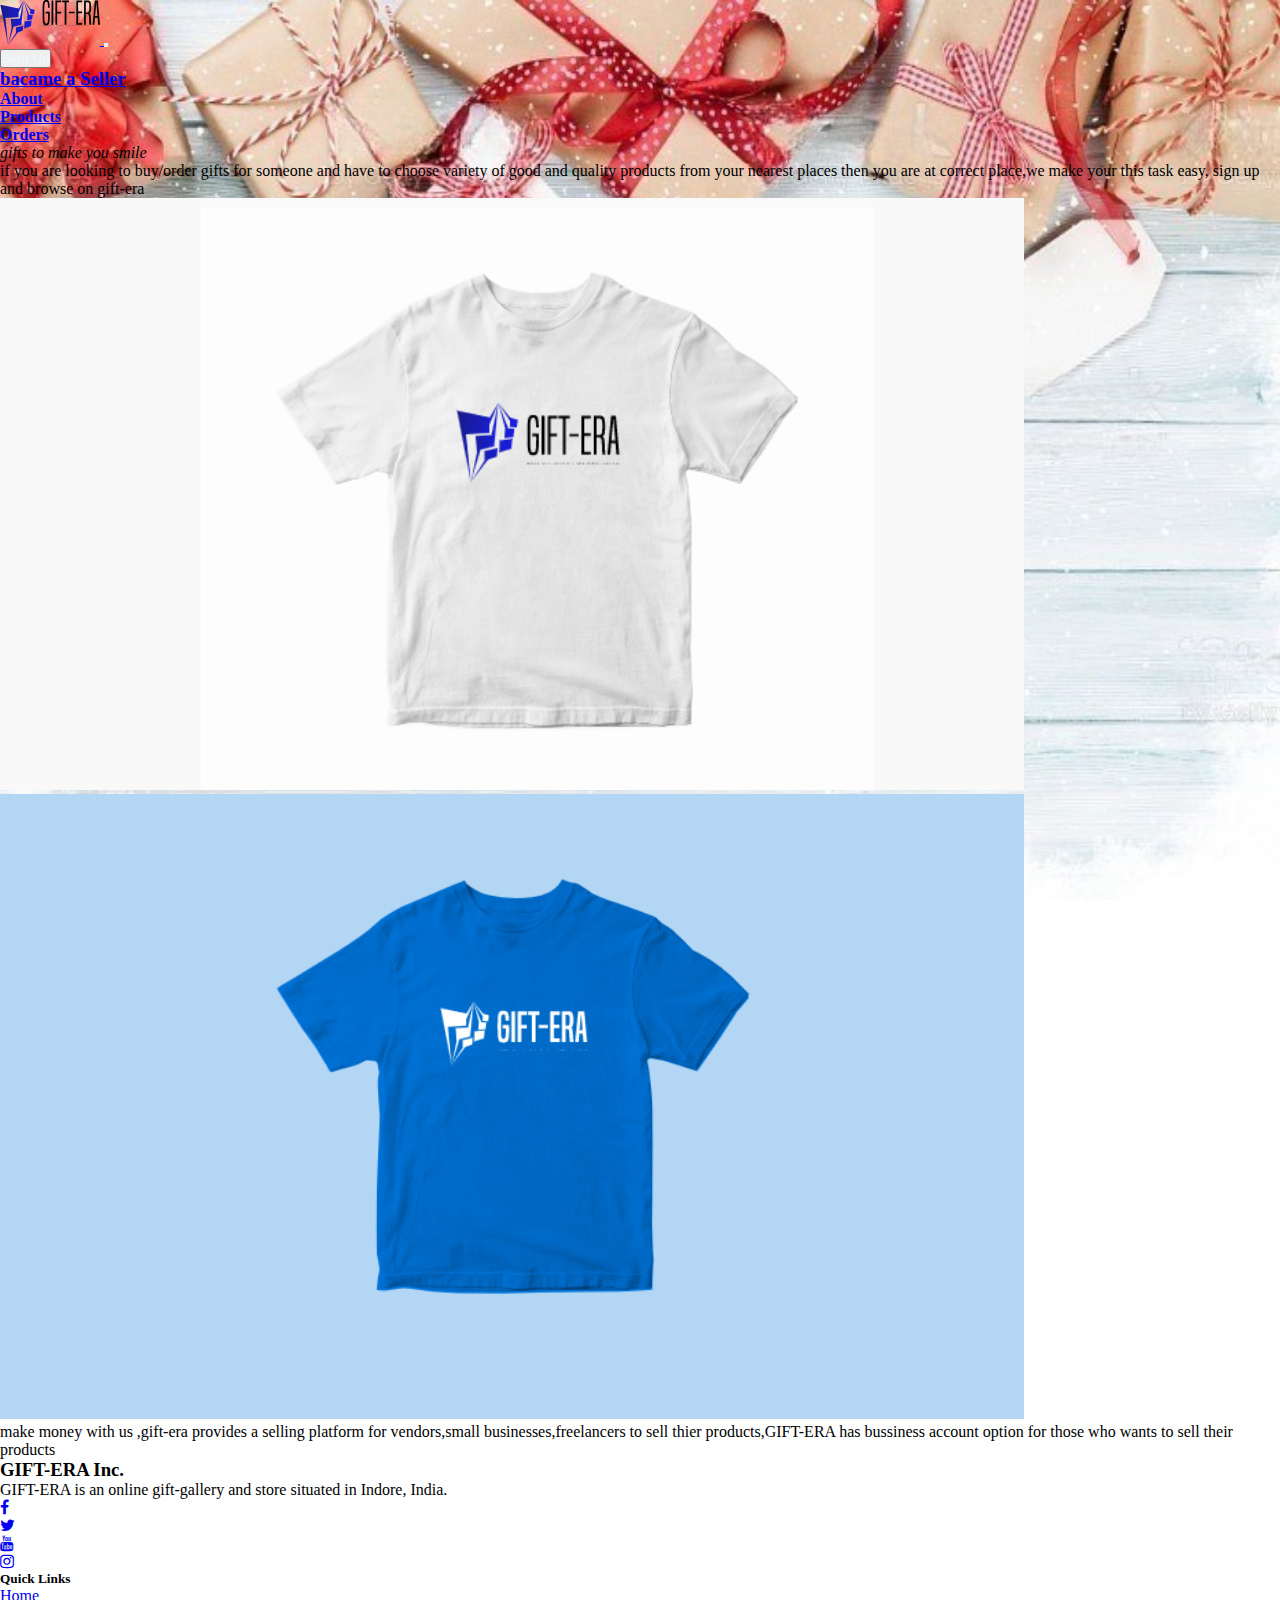
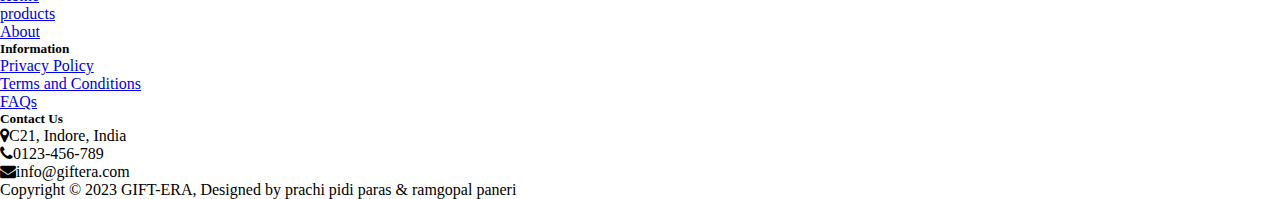
<file: index.html>
<!DOCTYPE html>
<html lang="en">
<head>
<!-- Primary Meta Tags -->
<title>GIFT-ERA:A Trusted Source For Unique Gifts </title>
<meta name="title" content="GIFT-ERA:A Trusted Source For Unique Gifts">
<meta name="description" content="It is a e-commerce platform for gifts shopping for Specific categories and for uniqueness in gifts for everyone">
<!-- Open Graph / Facebook -->
<meta property="og:type" content="website">
<meta property="og:url" content="">
<meta property="og:title" content="GIFT-ERA:A Trusted Source For Unique Gifts ">
<meta property="og:description" content="It is a e-commerce platform for gifts shopping for Specific categories and for uniqueness in gifts for everyone">
<meta property="og:image" content="vector-1/Screenshot (14).png">
<!-- Twitter -->
<meta property="twitter:card" content="summary_large_image">
<meta property="twitter:url" content="">
<meta property="twitter:title" content="GIFT-ERA:A Trusted Source For Unique Gifts">
<meta property="twitter:description" content="It is a e-commerce platform for gifts shopping for Specific categories and for uniqueness in gifts for everyone">
<meta property="twitter:image" content="vector-1/Screenshot (14).png">
<meta charset="UTF-8"/>
<meta name="viewport" content="width=device-width, initial-scale=1"/>
<meta name="keywords" content="online shopping website for gifts ,Online Shopping Website For Gifts,website for gifts,gifts for everyone,e-cart for gifts,variety and variation in gifts/Gifts"/><!--meta keyword tag describes keyword for search engines-->
<meta name="google" content="translate">
<meta name="subject" content="website & platform for buying and ordering gifts from world">
<!-- description of author -->
<meta name="author" content="Ramgopal Paneri,Prachi Pidi Paras">
<meta name="robots" content="index,follow"><!-- All Search Engines -->
<meta name="googlebot" content="index,follow"><!-- Google Specific -->
<!-- randoms links will take user to navbar of website -->
<base href="" target="_blank">
<link rel="icon" type="image/x-icon" href="vector-1/Screenshot (14).png">
<link rel="stylesheet" href="index-login.css">
<link href="https://cdn.jsdelivr.net/npm/bootstrap@5.3.0-alpha3/dist/css/bootstrap.min.css" rel="stylesheet" integrity="sha384-KK94CHFLLe+nY2dmCWGMq91rCGa5gtU4mk92HdvYe+M/SXH301p5ILy+dN9+nJOZ" crossorigin="anonymous">
<script src="https://cdn.jsdelivr.net/npm/bootstrap@5.3.0-alpha3/dist/js/bootstrap.bundle.min.js" integrity="sha384-ENjdO4Dr2bkBIFxQpeoTz1HIcje39Wm4jDKdf19U8gI4ddQ3GYNS7NTKfAdVQSZe" crossorigin="anonymous"></script>
<link rel="preconnect" href="https://fonts.googleapis.com">
<link rel="preconnect" href="https://fonts.gstatic.com" crossorigin>
<link rel="stylesheet" href="https://cdnjs.cloudflare.com/ajax/libs/font-awesome/4.7.0/css/font-awesome.min.css">
</head>
<body>
  <nav class="navbar sticky-top  navbar-expand-md bg-body-tertiary .bg-light.bg-gradient">
    <!-- navbar-expand -->
    <div class="container-fluid d-flex  justify-content-evenly align-items-baseline flex-fill">
      <a class="navbar-brand" href="#" >
        <img src="vector-1/default-monochrome.svg" alt="GIFT-ERA icon" width="100px">
      </a>
        <button class="navbar-toggler " type="button" data-bs-toggle="collapse" data-bs-target="#navbarSupportedContent" aria-controls="navbarSupportedContent" aria-expanded="false" aria-label="Toggle navigation">
        <span class="navbar-toggler-icon"></span>
      </button>
      <div class="collapse navbar-collapse " id="navbarSupportedContent">
        <ul class="navbar-nav me-auto mb-2 mb-lg-0 flex-fill">
          <li class="nav-item flex-fill">
            <button type="button" class="btn btn-primary btn-lg"><a href="Sign-up.html" target="_parent" style="color:aliceblue;text-decoration: none;"> Sign Up </a></button>
          </li>
          <li class="nav-item flex-fill">
          <h3><a class="nav-link " href="#sell" target="_self"><p class="h5">bacame a <span class="h4 border-bottom  border-primary">Seller</span></p></a>
          </h3> </li>
          <li class="nav-item flex-fill">
          <h4>   <a class="nav-link" href="#about" target="_self">About</a>
          </h4></li>
          <li class="nav-item dropdown flex-fill" data-bs-toggle="tooltip" data-bs-placement="left" title="Sign-up to view products">
           <h4> <a class="nav-link " href="#" target="_self" role="button"  aria-expanded="false">
              Products
            </a>
          </h4></li>
          <li class="nav-item flex-fill" data-bs-toggle="tooltip" data-bs-placement="left" title="Sign-up to order products">
           <h4> <a class="nav-link disabled" href="#" data-bs-toggle="tooltip" data-bs-placement="top" title="Tooltip for Orders">Orders</a>
           </h4></li>
        </ul>
      </div>
    </div>
  </nav>
  <div class=" container-fluid bg-secondary.bg-gradient border  border-secondary-subtle border-3">
  <div class="vr d-flex" ></div>
<div class="grid column-gap-3">
  <div class="g-col-6  ">
    </div>
    <div class="g-col-6 d-flex justify-content-center">
      <p class="h1  fs-1 display-1 fw-medium   border border-5 border-info rounded-4 d-inline-flex font-monospace text-center text-capitalize align-self-center  text-wrap">
        <i class="text-center bg-white" id="about" >gifts to make you smile</i>
      </p>
    </div>
      <div class="vr"></div>
  <div class="vr"></div>
  <div class="grid">
  <div class="row">
    </div>
</div>
<div class="row" >
  <p class="h5 fs-4 fw-medium font-monospace text-center  text-capitalize  text-wrap bg-light">
    if you are looking to buy/order gifts for someone and have to choose variety of good and quality products from your nearest places then you are at correct place,we make your this task easy, sign up and  browse on gift-era
  </p>
</div>
</div>
<div class="vr "></div>
<div class="grid" id="sell">
  <div class="row">
    <div class="col-md-6 d-flex align-items-baseline">
        <image class="img-responsive rounded-5" src="vector-1/Screenshot (12).png" style="max-height:auto;width:80%;">
    </div>
    <div class="col-md-6">
        <image class="img-responsive rounded-4" src="vector-1/Screenshot (13).png" style="max-height:auto;width:80%">
    </div>
</div>
<div class="row" >
  <p class="h5 fs-4 fw-medium font-monospace text-center  text-capitalize  text-wrap bg-light">
    make money with us ,gift-era provides a selling platform for vendors,small businesses,freelancers to sell thier products,GIFT-ERA has bussiness account option for those who wants to sell their products
  </p>
</div>
</div>
 <div class="vr"></div>
  <footer class="bg-light border border-bottom-0 border-5 rounded-top">
    <div class="container py-5">
      <div class="row">
        <div class="col-lg-4 mb-4">
          <h3 class="mb-4">GIFT-ERA Inc.</h3>
          <p>GIFT-ERA is an online gift-gallery and store situated in Indore, India.</p>
          <ul class="list-inline socials">
            <li class="list-inline-item"><a href="#"><i class="fa fa-facebook"></i></a></li>
            <li class="list-inline-item"><a href="#"><i class="fa fa-twitter"></i></a></li>
            <li class="list-inline-item"><a href="#"><i class="fa fa-youtube"></i></a></li>
            <li class="list-inline-item"><a href="#"><i class="fa fa-instagram"></i></a></li>
          </ul>
        </div>
        <div class="col-lg-8">
          <div class="row">
            <div class="col-md-4 mb-4 mb-md-0">
              <h5 class="mb-4">Quick Links</h5>
              <ul class="list-unstyled">
                <li><a href="#">Home</a></li>
                <li><a href="#">products</a></li>
                <li><a href="#">About</a></li>
              </ul>
            </div>
            <div class="col-md-4 mb-4 mb-md-0">
              <h5 class="mb-4">Information</h5>
              <ul class="list-unstyled">
                <li><a href="#">Privacy Policy</a></li>
                <li><a href="#">Terms and Conditions</a></li>
                <li><a href="#">FAQs</a></li>
              </ul>
            </div>
            <div class="col-md-4">
              <h5 class="mb-4">Contact Us</h5>
              <ul class="list-unstyled">
                <li><i class="fa fa-map-marker me-3"></i>C21, Indore, India</li>
                <li><i class="fa fa-phone me-3"></i>0123-456-789</li>
                <li><i class="fa fa-envelope me-3"></i>info@giftera.com</li>
              </ul>
            </div>
          </div>
        </div>
      </div>
    </div>
    <div class="bg-dark py-3">
      <div class="container text-center">
        <p class="mb-0 text-white">Copyright &copy; 2023 GIFT-ERA,
          Designed by <span class="fw-bold text-capitalize">prachi pidi paras & ramgopal paneri</span>
        </p>
      </div>
    </div>
  </footer>
</div>
<script src="index-login.js"></script>  
</body>
</html>
</file>
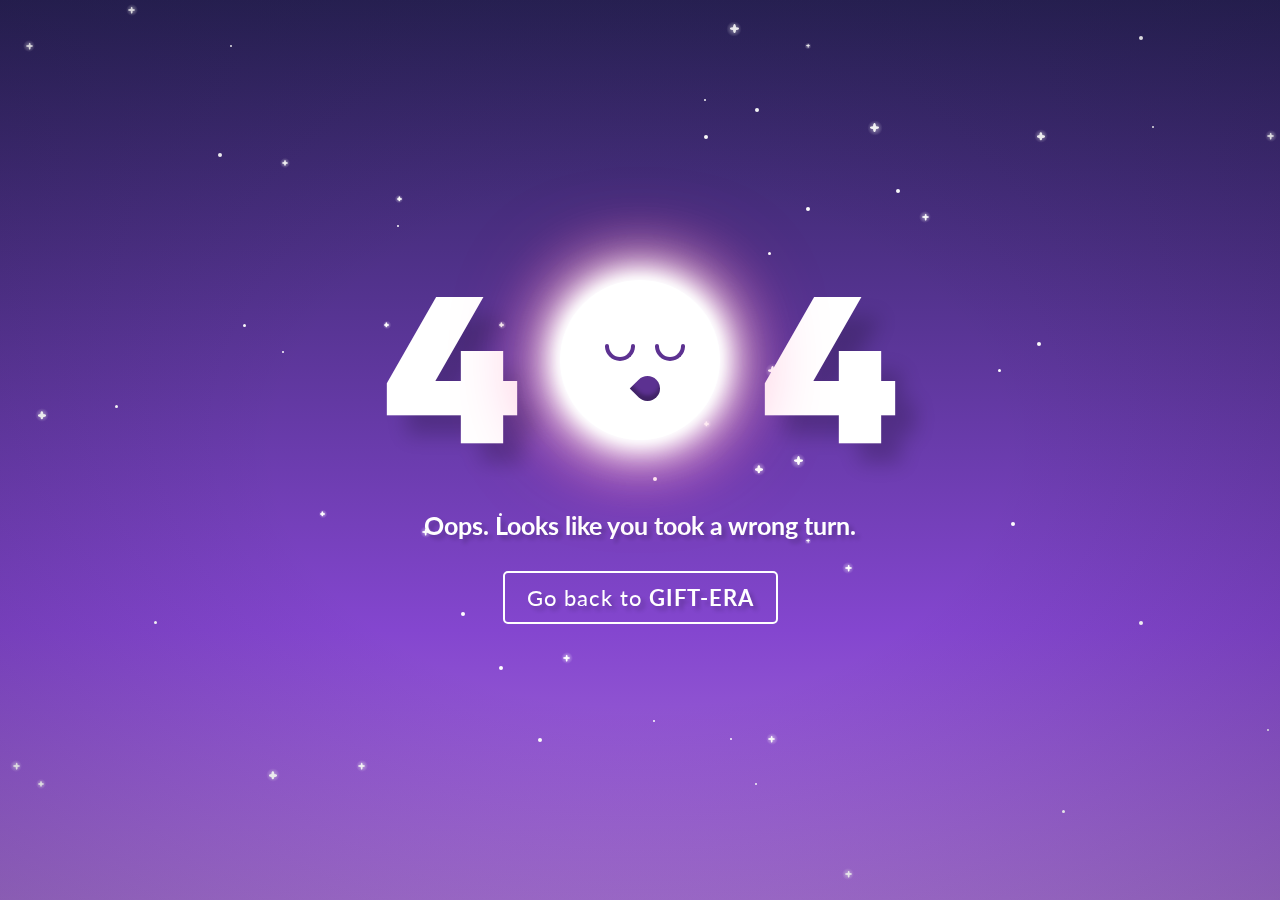
<file: 404page.html>
<!DOCTYPE html>
<html lang="en" >
<head>
  <meta charset="UTF-8">
  <title>  404 page | GIFT-ERA </title>
<link rel="stylesheet" href="404page.css">
<link rel="icon" type="image/x-icon" href="vector-1/Screenshot (14).png">
</head>
<body>
<!-- partial:index.partial.html -->
<div class="container container-star">
  <div class="star-1"></div>
  <div class="star-1"></div>
  <div class="star-1"></div>
  <div class="star-1"></div>
  <div class="star-1"></div>
  <div class="star-1"></div>
  <div class="star-1"></div>
  <div class="star-1"></div>
  <div class="star-1"></div>
  <div class="star-1"></div>
  <div class="star-1"></div>
  <div class="star-1"></div>
  <div class="star-1"></div>
  <div class="star-1"></div>
  <div class="star-1"></div>
  <div class="star-1"></div>
  <div class="star-1"></div>
  <div class="star-1"></div>
  <div class="star-1"></div>
  <div class="star-1"></div>
  <div class="star-1"></div>
  <div class="star-1"></div>
  <div class="star-1"></div>
  <div class="star-1"></div>
  <div class="star-1"></div>
  <div class="star-1"></div>
  <div class="star-1"></div>
  <div class="star-1"></div>
  <div class="star-1"></div>
  <div class="star-1"></div>
  <div class="star-2"></div>
  <div class="star-2"></div>
  <div class="star-2"></div>
  <div class="star-2"></div>
  <div class="star-2"></div>
  <div class="star-2"></div>
  <div class="star-2"></div>
  <div class="star-2"></div>
  <div class="star-2"></div>
  <div class="star-2"></div>
  <div class="star-2"></div>
  <div class="star-2"></div>
  <div class="star-2"></div>
  <div class="star-2"></div>
  <div class="star-2"></div>
  <div class="star-2"></div>
  <div class="star-2"></div>
  <div class="star-2"></div>
  <div class="star-2"></div>
  <div class="star-2"></div>
  <div class="star-2"></div>
  <div class="star-2"></div>
  <div class="star-2"></div>
  <div class="star-2"></div>
  <div class="star-2"></div>
  <div class="star-2"></div>
  <div class="star-2"></div>
  <div class="star-2"></div>
  <div class="star-2"></div>
  <div class="star-2"></div>
</div>
<div class="container container-bird">
  <div class="bird bird-anim">
    <div class="bird-container">
      <div class="wing wing-left">
        <div class="wing-left-top"></div>
      </div>
      <div class="wing wing-right">
        <div class="wing-right-top"></div>
      </div>
    </div>
  </div>
  <div class="bird bird-anim">
    <div class="bird-container">
      <div class="wing wing-left">
        <div class="wing-left-top"></div>
      </div>
      <div class="wing wing-right">
        <div class="wing-right-top"></div>
      </div>
    </div>
  </div>
  <div class="bird bird-anim">
    <div class="bird-container">
      <div class="wing wing-left">
        <div class="wing-left-top"></div>
      </div>
      <div class="wing wing-right">
        <div class="wing-right-top"></div>
      </div>
    </div>
  </div>
  <div class="bird bird-anim">
    <div class="bird-container">
      <div class="wing wing-left">
        <div class="wing-left-top"></div>
      </div>
      <div class="wing wing-right">
        <div class="wing-right-top"></div>
      </div>
    </div>
  </div>
  <div class="bird bird-anim">
    <div class="bird-container">
      <div class="wing wing-left">
        <div class="wing-left-top"></div>
      </div>
      <div class="wing wing-right">
        <div class="wing-right-top"></div>
      </div>
    </div>
  </div>
  <div class="bird bird-anim">
    <div class="bird-container">
      <div class="wing wing-left">
        <div class="wing-left-top"></div>
      </div>
      <div class="wing wing-right">
        <div class="wing-right-top"></div>
      </div>
    </div>
  </div>
  <div class="container-title">
    <div class="title">
      <div class="number">4</div>
      <div class="moon">
        <div class="face">
          <div class="mouth"></div>
          <div class="eyes">
            <div class="eye-left"></div>
            <div class="eye-right"></div>
          </div>
        </div>
      </div>
      <div class="number">4</div>
    </div>
    <div class="subtitle">Oops. Looks like you took a wrong turn.</div>
    <a href="index-after-login.html"> <button>Go back to <b> GIFT-ERA</b></button></a>
  </div>
</div>
</body>
</html>
</file>
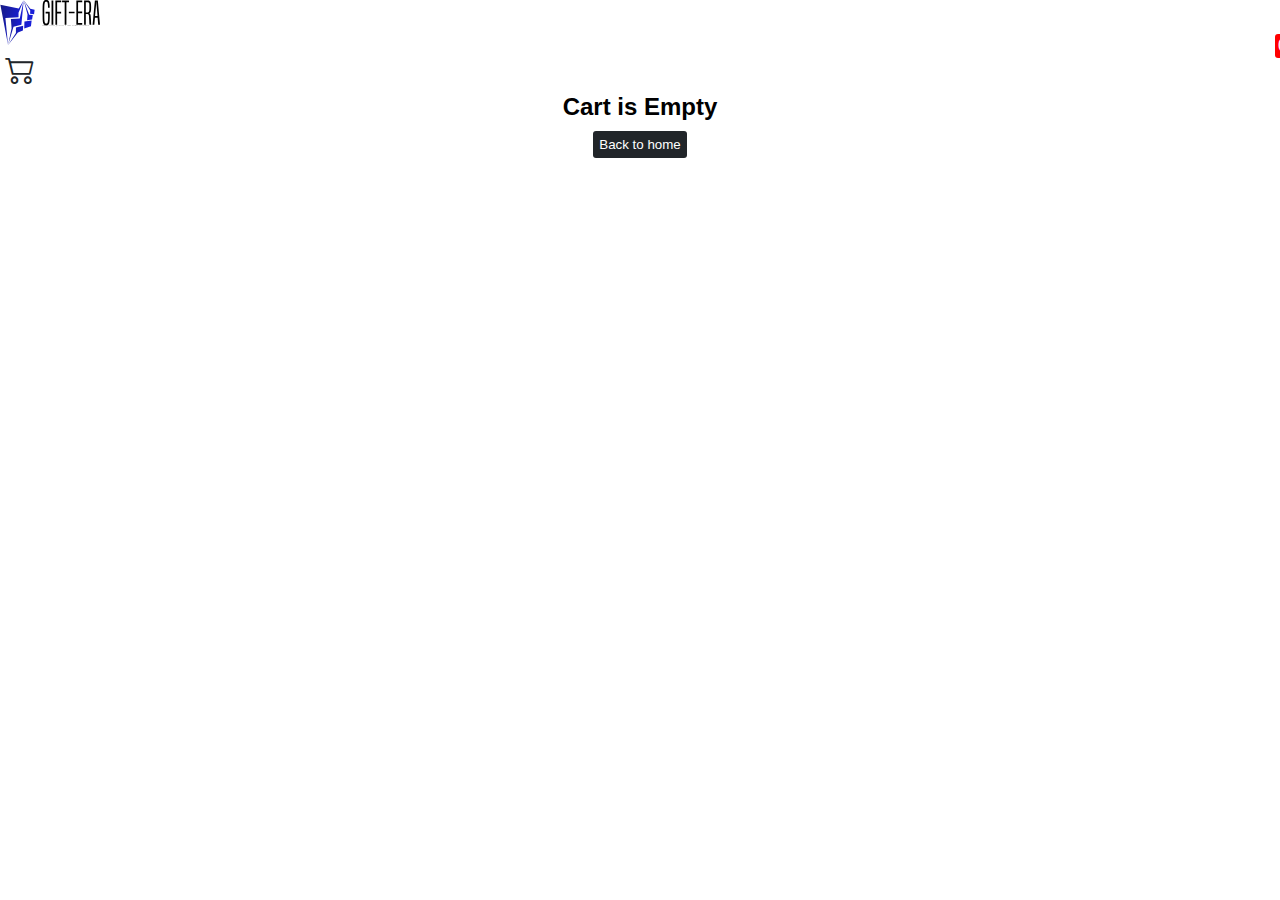
<file: cart.html>
<!DOCTYPE html>
<html lang="en">
<head>
  <meta charset="UTF-8">
  <meta http-equiv="X-UA-Compatible" content="IE=edge">
  <meta name="viewport" content="width=device-width, initial-scale=1.0">
  <title>GIFT-ERA|Cart</title>
  <link rel="stylesheet" href="src/style.css">
  <link rel="stylesheet" href="https://cdn.jsdelivr.net/npm/bootstrap-icons@1.8.1/font/bootstrap-icons.css">
  <link href="https://cdn.jsdelivr.net/npm/bootstrap@5.3.0-alpha3/dist/css/bootstrap.min.css" rel="stylesheet" integrity="sha384-KK94CHFLLe+nY2dmCWGMq91rCGa5gtU4mk92HdvYe+M/SXH301p5ILy+dN9+nJOZ" crossorigin="anonymous">
  <script src="https://cdn.jsdelivr.net/npm/bootstrap@5.3.0-alpha3/dist/js/bootstrap.bundle.min.js" integrity="sha384-ENjdO4Dr2bkBIFxQpeoTz1HIcje39Wm4jDKdf19U8gI4ddQ3GYNS7NTKfAdVQSZe" crossorigin="anonymous"></script>
</head>
<body>
  <div class="navbar bg-light justify-content-around  g-lg-5" >
    <a class="navbar-brand" href="index-after-login.html" >
      <img src="vector-1/default-monochrome.svg" alt="GIFT-ERA icon" width="100px">
    </a>
    <a href="cart.html">
      <div class="cart">
        <i class="bi bi-cart2"></i>
        <div id="cartAmount" class="cartAmount">0</div>
      </div>
    </a>
  </div>
  <div id="label" class="text-center"></div>
  <div class="shopping-cart mb-3" id="shopping-cart"></div>
</body>
<script src="src/Data.js"></script>
<script src="src/cart.js"></script>
</html>
</file>
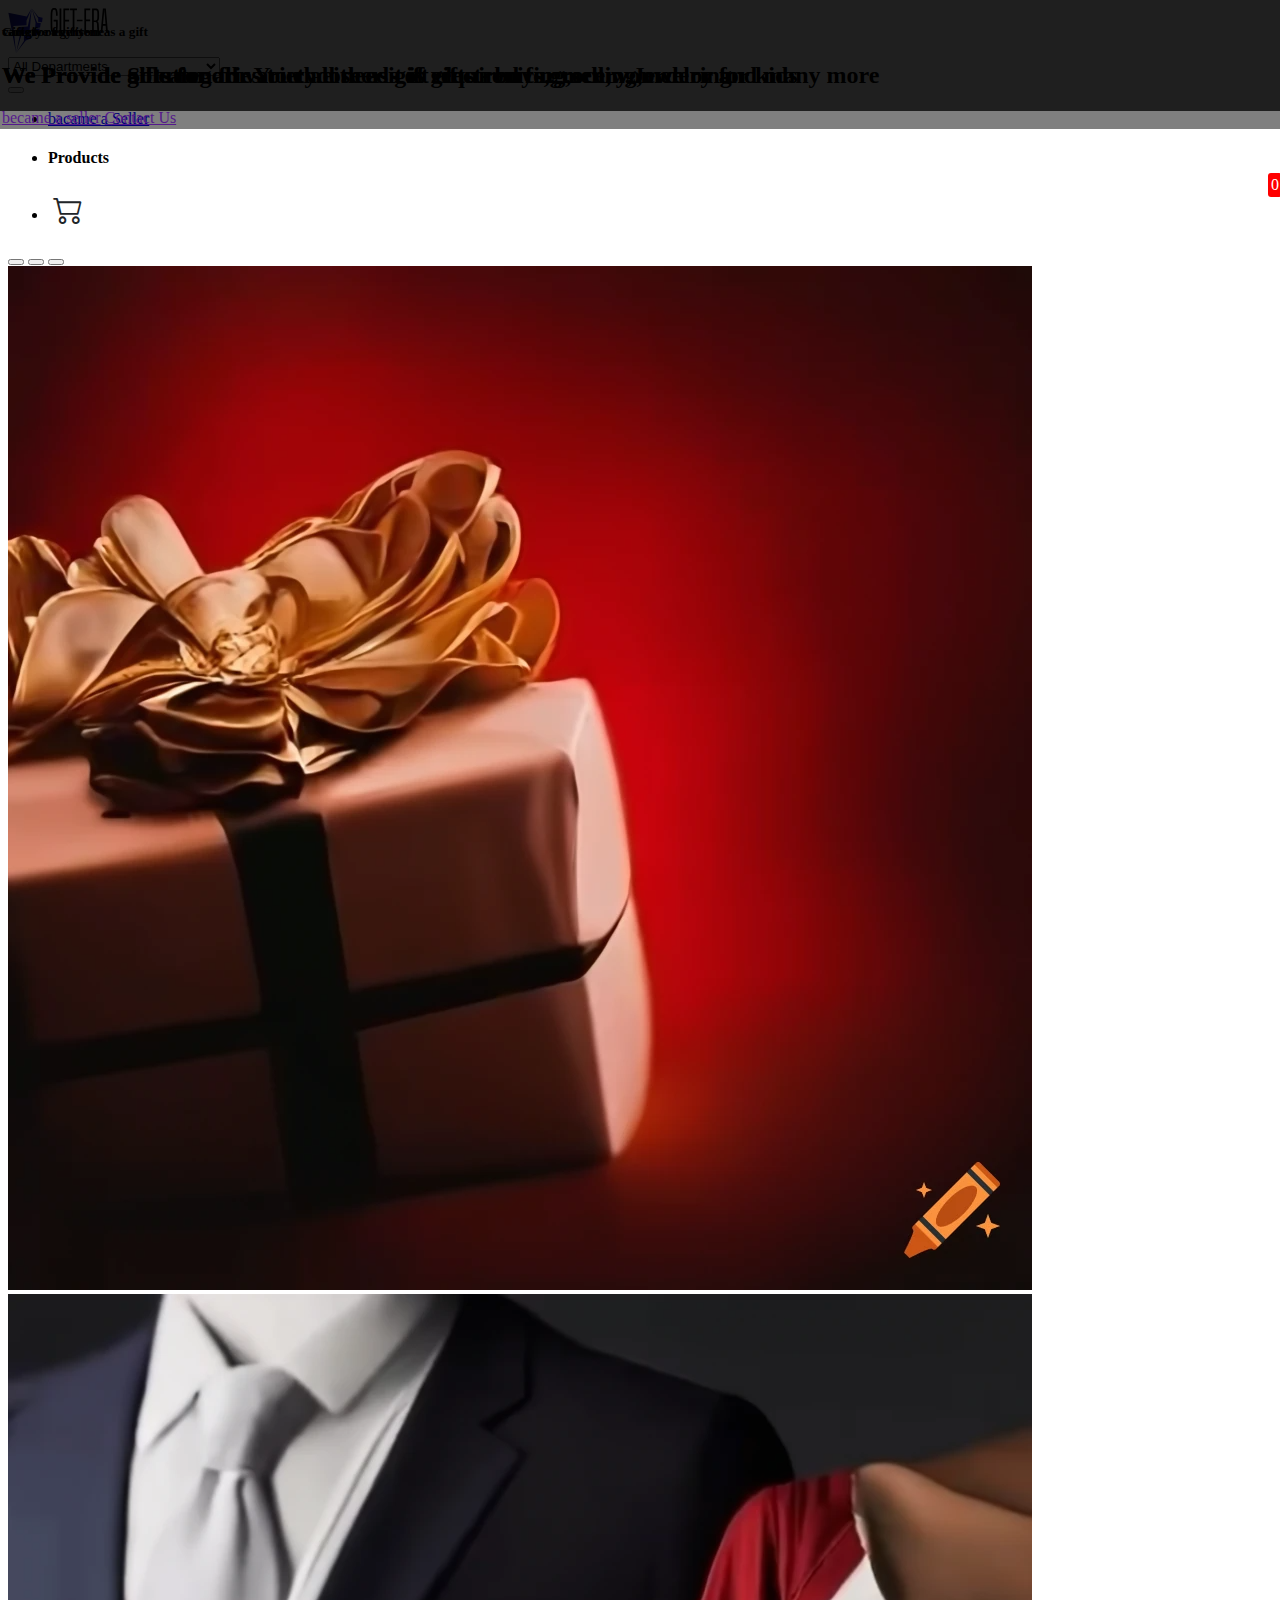
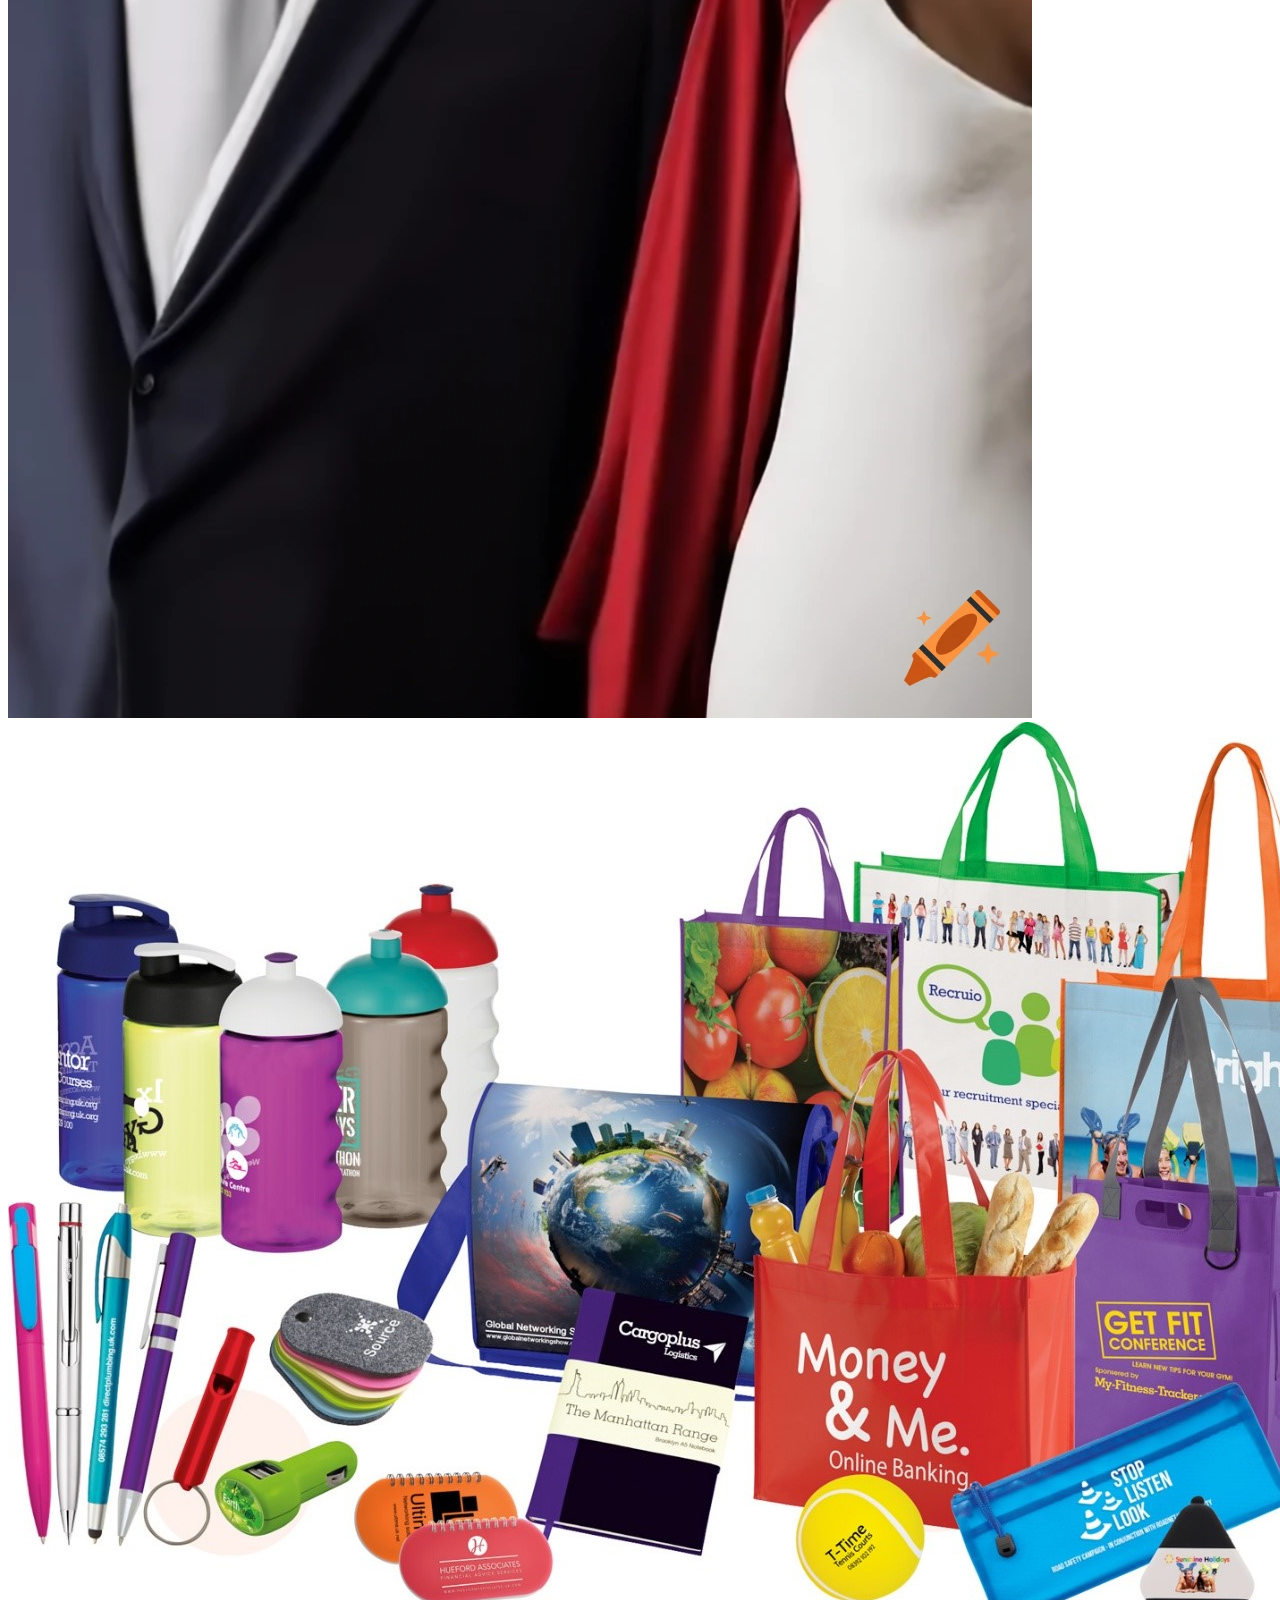
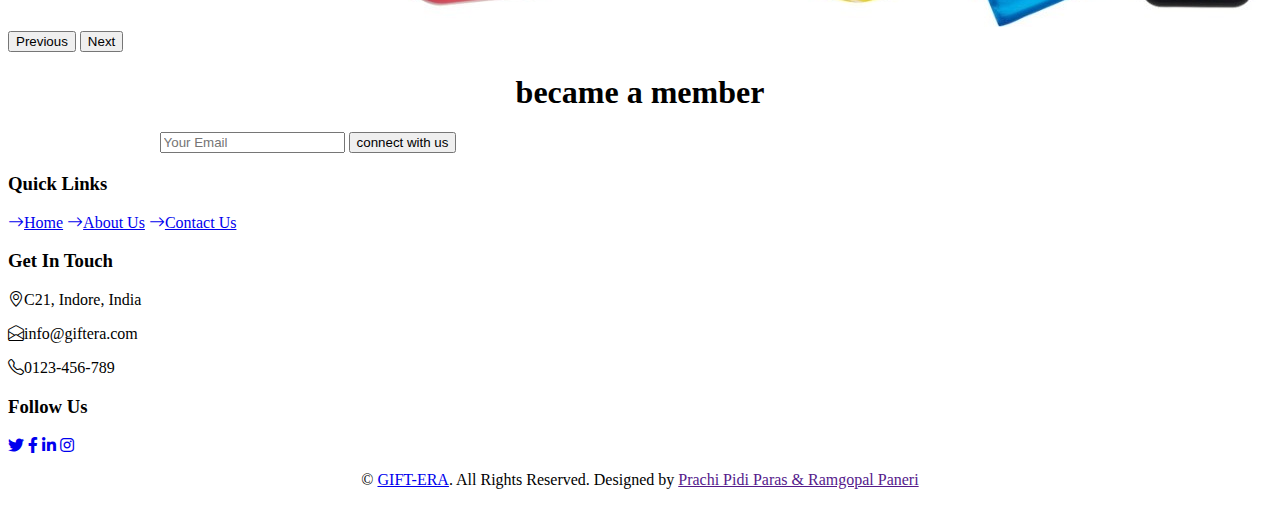
<file: index-after-login.html>
<!DOCTYPE html>
<html lang="en">
<head>
<!-- Primary Meta Tags -->
<title>GIFT-ERA:A Trusted Source For Unique Gifts </title>
<meta name="title" content="GIFT-ERA:A Trusted Source For Unique Gifts">
<meta name="description" content="It is a e-commerce platform for gifts shopping for Specific categories and for uniqueness in gifts for everyone">
<!-- Open Graph / Facebook -->
<meta property="og:type" content="website">
<meta property="og:url" content="">
<meta property="og:title" content="GIFT-ERA:A Trusted Source For Unique Gifts ">
<meta property="og:description" content="It is a e-commerce platform for gifts shopping for Specific categories and for uniqueness in gifts for everyone">
<meta property="og:image" content="">
<!-- Twitter -->
<meta property="twitter:card" content="summary_large_image">
<meta property="twitter:url" content="">
<meta property="twitter:title" content="GIFT-ERA:A Trusted Source For Unique Gifts">
<meta property="twitter:description" content="It is a e-commerce platform for gifts shopping for Specific categories and for uniqueness in gifts for everyone">
<meta property="twitter:image" content="">
<meta charset="UTF-8"/>
<meta name="viewport" content="width=device-width, initial-scale=1"/>
<meta name="keywords" content="online shopping website for gifts ,Online Shopping Website For Gifts,website for gifts,gifts for everyone,e-cart for gifts,variety and variation in gifts/Gifts"/><!--meta keyword tag describes keyword for search engines-->
<meta name="google" content="translate">
<meta name="subject" content="website & platform for buying and ordering gifts from world">
<!-- description of author -->
<meta name="author" content="Ramgopal Paneri,Prachi Pidi Paras">
<meta name="robots" content="index,follow"><!-- All Search Engines -->
<meta name="googlebot" content="index,follow"><!-- Google Specific -->
<!-- website refresh in every 15 minute on browser -->
<meta http-equiv="refresh" content="900">
<!-- randoms links will take user to navbar of website -->
<base href="#Products" target="_blank">
<link rel="icon" type="image/x-icon" href="vector-1/Screenshot (14).png">
  <link href="https://cdn.jsdelivr.net/npm/bootstrap@5.3.0-alpha3/dist/css/bootstrap.min.css" rel="stylesheet" integrity="sha384-KK94CHFLLe+nY2dmCWGMq91rCGa5gtU4mk92HdvYe+M/SXH301p5ILy+dN9+nJOZ" crossorigin="anonymous">
  <script src="https://cdn.jsdelivr.net/npm/bootstrap@5.3.0-alpha3/dist/js/bootstrap.bundle.min.js" integrity="sha384-ENjdO4Dr2bkBIFxQpeoTz1HIcje39Wm4jDKdf19U8gI4ddQ3GYNS7NTKfAdVQSZe" crossorigin="anonymous"></script>
  <link rel="preconnect" href="https://fonts.googleapis.com">
<link rel="preconnect" href="https://fonts.gstatic.com" crossorigin>
<link rel="stylesheet" href="https://cdnjs.cloudflare.com/ajax/libs/font-awesome/4.7.0/css/font-awesome.min.css">
  <link rel="stylesheet" href="index.css">
  <link rel="stylesheet" href="https://cdn.jsdelivr.net/npm/bootstrap-icons@1.8.1/font/bootstrap-icons.css">
  <link href="https://cdnjs.cloudflare.com/ajax/libs/font-awesome/5.10.0/css/all.min.css" rel="stylesheet">
</head>
<body>
  <nav class="navbar sticky-top  navbar-expand-md bg-body-tertiary bg-light.bg-gradient mb-2">
    <!-- navbar-expand -->
    <div class="container-fluid d-flex  justify-content-evenly align-items-baseline flex-fill">
      <a class="navbar-brand" href="#" >
        <img src="vector-1/default-monochrome.svg" alt="GIFT-ERA icon" width="100px">
      </a>
      <nav class="navbar bg-body-tertiary mb-1">
        <div class="container-fluid mx-auto">
          <form class="d-flex" role="search">
            <select class="form-select form-select-sm" aria-label=".form-select-sm example">
              <option selected="selected" value="aps">All Departments</option>
              <option value="1">products for men</option>
              <option value="2">products for women</option>
              <option value="3">products for kids</option>
              <option value="appliances">Appliances</option>
              <option value="mobile-apps">Apps &amp; Games</option>
              <option value="arts-crafts">Arts, Crafts &amp; Sewing</option>
              <option value="automotive">Automotive Parts &amp; Accessories</option>
              <option value="baby-products">Baby</option>
              <option value="beauty">Beauty &amp; Personal Care</option>
              <option value="stripbooks">Books</option>
              <option value="popular">CDs &amp; Vinyl</option>
              <option value="mobile">Cell Phones &amp; Accessories</option>
              <option value="fashion">Clothing, Shoes &amp; Jewelry</option>
              <option value="fashion-womens">&nbsp;&nbsp;&nbsp;Women</option>
              <option value="fashion-mens">&nbsp;&nbsp;&nbsp;Men</option>
              <option value="fashion-girls">&nbsp;&nbsp;&nbsp;Girls</option>
              <option value="fashion-boys">&nbsp;&nbsp;&nbsp;Boys</option>
              <option value="fashion-baby">&nbsp;&nbsp;&nbsp;Baby</option>
              <option value="collectibles">Collectibles &amp; Fine Art</option>
              <option value="computers">Computers</option>
              <option value="financial">Credit and Payment Cards</option>
              <option value="digital-music">Digital Music</option>
              <option value="electronics">Electronics</option>
              <option value="gift-cards">Gift Cards</option>
              <option value="grocery">Grocery &amp; Gourmet Food</option>
              <option value="handmade">Handmade</option>
              <option value="hpc">Health, Household &amp; Baby Care</option>
              <option value="local-services">Home &amp; Business Services</option>
              <option value="garden">Home &amp; Kitchen</option>
              <option value="industrial">Industrial &amp; Scientific</option>
              <option value="digital-text">Kindle Store</option>
              <option value="fashion-luggage">Luggage &amp; Travel Gear</option>
              <option value="luxury-beauty">Luxury Beauty</option>
              <option value="magazines">Magazine Subscriptions</option>
              <option value="movies-tv">Movies &amp; TV</option>
              <option value="mi">Musical Instruments</option>
              <option value="office-products">Office Products</option>
              <option value="lawngarden">Patio, Lawn &amp; Garden</option>
              <option value="pets">Pet Supplies</option>
              <option value="prime-exclusive">Prime Exclusive</option>
              <option value="pantry">Prime Pantry</option>
              <option value="software">Software</option>
              <option value="sporting">Sports &amp; Outdoors</option>
              <option value="tools">Tools &amp; Home Improvement</option>
              <option value="toys-and-games">Toys &amp; Games</option>
              <option value="vehicles">Vehicles</option>
              <option value="videogames">Video Games</option>
            </select>
          </form>
        </div>
      </nav>
      <button class="navbar-toggler " type="button" data-bs-toggle="collapse" data-bs-target="#navbarSupportedContent" aria-controls="navbarSupportedContent" aria-expanded="false" aria-label="Toggle navigation">
        <span class="navbar-toggler-icon"></span>
      </button>
      <div class="collapse navbar-collapse " id="navbarSupportedContent">
        <ul class="navbar-nav me-auto mb-2 mb-lg-0 flex-fill">
          <li class="nav-item flex-fill">
            <a class="nav-link " href="#seller" target="_self"><p class="h5">bacame a <span class="h4 border-bottom  border-primary">Seller</span></p></a>
          </li>
          <li class="nav-item  flex-fill" onclick="show()">
           <h4> <a class="nav-link"  role="button" id="Products"  aria-expanded="false" >
              Products
            </a>
          </h4></li>
          <li class="nav-item" data-bs-toggle="tooltip" data-bs-placement="left" title="Sign-up to view products ">
            <a href="cart.html">
              <div class="cart">
                <i class="bi bi-cart2"></i>
                <div id="cartAmount" class="cartAmount">0</div>
              </div>
            </a>
          </li>
        </ul>
      </div>
    </div>
  </nav>
  <div id="carouselExampleCaptions" class="carousel slide mt-4 mb-2">
    <div class="carousel-indicators">
      <button type="button" data-bs-target="#carouselExampleCaptions" data-bs-slide-to="0" class="active" aria-current="true" aria-label="Slide 1"></button>
      <button type="button" data-bs-target="#carouselExampleCaptions" data-bs-slide-to="1" aria-label="Slide 2"></button>
      <button type="button" data-bs-target="#carouselExampleCaptions" data-bs-slide-to="2" aria-label="Slide 3"></button>
    </div>
    <div class="carousel-inner">
      <div class="carousel-item active">
        <img src="vector-1/craiyon_132649_a_image_having_a_text__gifts_for_everyone__and_a__background_image_of_gifts_behind_the_text___the_image_quality_is_high_pixels_and_it_should_not_blur_when_zoom__on_image.png" class="d-block w-100" alt="...">
        <div class="carousel-caption d-flex flex-column align-items-center justify-content-center">
          <div  class="d-flex flex-column gap-2">
              <h5 class="display-1 text-white border-bottom border-2 text-uppercase">Gifts for everyone</h5>
              <h2 class=" text-white" id="about">We Provide Solution for Your all needs of gifts - buying,selling,ordering</h2>
             <div class="d-flex justify-content-center">
              <a href="" id="seller" class="btn btn-primary py-md-3 px-md-5 me-3 rounded-pill text-capitalize">became a seller</a>
              <a href="" class="btn btn-secondary py-md-3 px-md-5 rounded-pill">Contact Us</a>
            </div>
            </div>
      </div> 
      </div>
      <div class="carousel-item">
        <img src="vector-1/cloths_of_men_and_woman_in_beautiful_manner_as_banner_for_e_commerce_website_.png" class="d-block w-100" alt="...">
        <div class="carousel-caption d-flex flex-column align-items-center justify-content-center">
          <div  class="d-flex flex-column gap-2">
              <h5 class="text-white display-1 text-uppercase border-bottom border-2">variety of gifts</h5>
              <h2 class="text-white mb-md-4">We Provide gifts for all variety either it is required for men,women or for kids</h2>
          </div>
      </div> 
      </div>
      <div class="carousel-item">
        <img src="vector-1/Nine-Best-Promotional-Gifts-to-Enhance-your-Brand.jpg" class="d-block w-100" alt="...">
        <div class="carousel-caption d-flex flex-column align-items-center justify-content-center">
          <div  class="d-flex flex-column">
              <h5 class="bg-black  border-bottom border-2 text-uppercase fs-4">can give any item as a gift</h5>
              <h2 class="text-bg-light d-flex justify-content-center flex-wrap">We Provide all categories to choose as gift electronics,grocery,Jewelry and many more</h2>
          </div>
      </div> 
      </div>
    </div>
    <button class="carousel-control-prev" type="button" data-bs-target="#carouselExampleCaptions" data-bs-slide="prev">
      <span class="carousel-control-prev-icon" aria-hidden="true"></span>
      <span class="visually-hidden">Previous</span>
    </button>
    <button class="carousel-control-next" type="button" data-bs-target="#carouselExampleCaptions" data-bs-slide="next">
      <span class="carousel-control-next-icon" aria-hidden="true"></span>
      <span class="visually-hidden">Next</span>
    </button>
  </div>
  <div class="shop mt-2 mb-2" id="shop">
  </div>
  <div class="container-fluid bg-primary text-secondary p-5">
    <div class="row g-5">
        <div class="col-12 text-center">
            <h1 class="display-5 mb-4 text-capitalize text-bg-primary">became a member</h1>
            <form class="mx-auto" style="max-width: 600px;">
                <div class="input-group">
                    <input type="text" class="form-control border-white p-3" placeholder="Your Email">
                    <button class="btn btn-dark px-4">connect with us</button>
                </div>
            </form>
        </div>
    </div>
</div>
<div class="container-fluid bg-dark text-secondary p-5">
    <div class="row g-5">
        <div class="col-lg-3 col-md-6">
            <h3 class="text-white mb-4">Quick Links</h3>
            <div class="d-flex flex-column justify-content-start">
                <a class="text-secondary mb-2" href="#"><i class="bi bi-arrow-right text-primary me-2"></i>Home</a>
                <a class="text-secondary mb-2" href="#"><i class="bi bi-arrow-right text-primary me-2"></i>About Us</a>
                <a class="text-secondary" href="#"><i class="bi bi-arrow-right text-primary me-2"></i>Contact Us</a>
            </div>
        </div>
        <div class="col-lg-3 col-md-6">
            <h3 class="text-white mb-4">Get In Touch</h3>
            <p class="mb-2"><i class="bi bi-geo-alt text-primary me-2"></i>C21, Indore, India</p>
            <p class="mb-2"><i class="bi bi-envelope-open text-primary me-2"></i>info@giftera.com</p>
            <p class="mb-0"><i class="bi bi-telephone text-primary me-2"></i>0123-456-789</p>
        </div>
        <div class="col-lg-3 col-md-6">
            <h3 class="text-white mb-4">Follow Us</h3>
            <div class="d-flex">
                <a class="btn btn-lg btn-primary btn-lg-square rounded-circle me-2" href="#"><i class="fab fa-twitter fw-normal"></i></a>
                <a class="btn btn-lg btn-primary btn-lg-square rounded-circle me-2" href="#"><i class="fab fa-facebook-f fw-normal"></i></a>
                <a class="btn btn-lg btn-primary btn-lg-square rounded-circle me-2" href="#"><i class="fab fa-linkedin-in fw-normal"></i></a>
                <a class="btn btn-lg btn-primary btn-lg-square rounded-circle" href="#"><i class="fab fa-instagram fw-normal"></i></a>
            </div>
        </div>
    </div>
</div>
<div class="container-fluid bg-dark text-secondary text-center border-top py-4 px-5" style="border-color: rgba(256, 256, 256, .9) !important;">
    <p class="m-0">&copy; <a class="text-secondary border-bottom" href="#">GIFT-ERA</a>. All Rights Reserved. Designed by <a class="text-secondary border-bottom" href="">Prachi Pidi Paras & Ramgopal Paneri</a></p>
</div>
<script src="index.js"></script>
<script src="src/Data.js"></script>
<script src="src/main.js"></script>
</body>
</html>
</file>
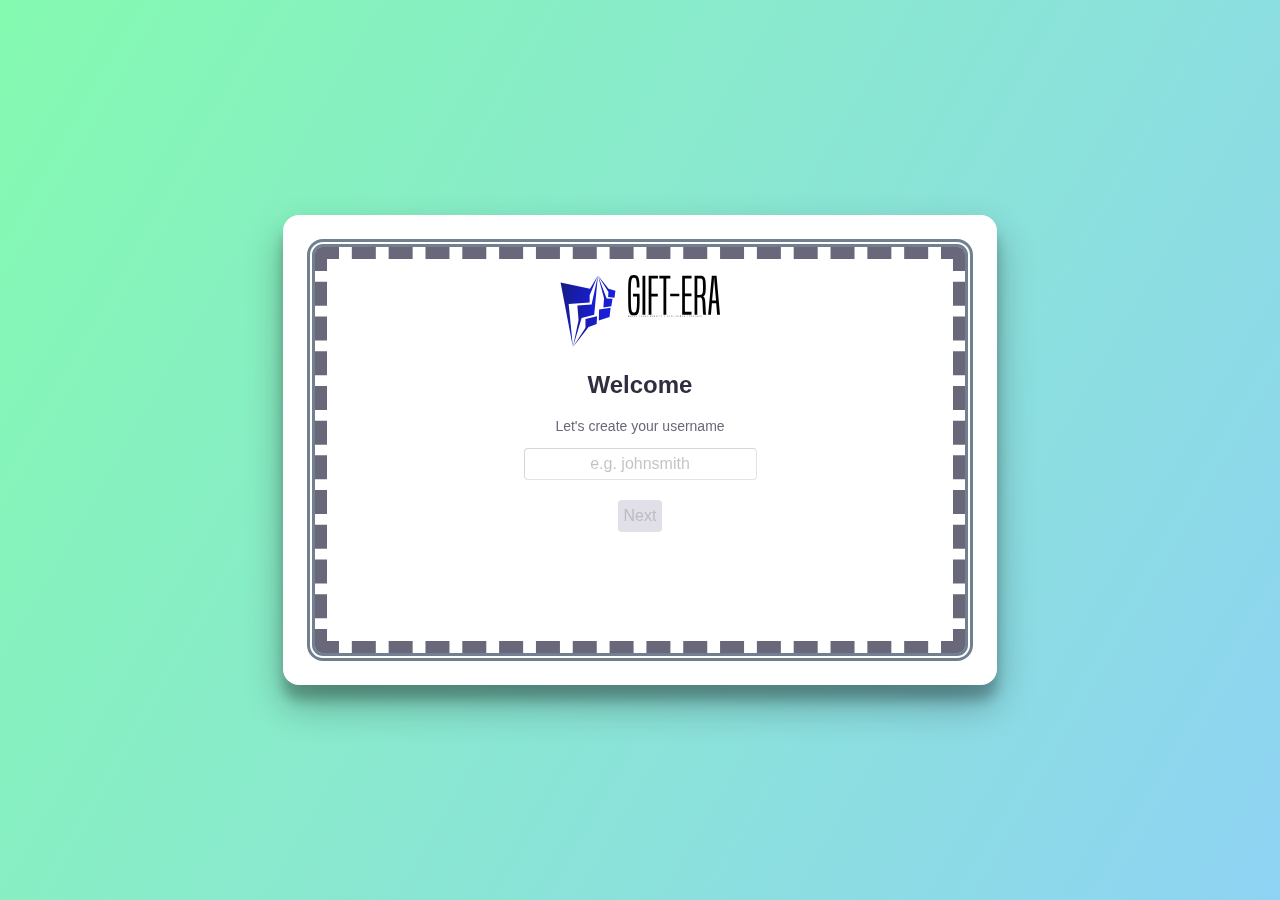
<file: Sign-up.html>
<!DOCTYPE html>
<html lang="en">
<head>
    <meta charset="UTF-8" />
    <meta http-equiv="X-UA-Compatible" content="IE=edge" />
    <meta name="viewport" content="width=device-width, initial-scale=1.0" />
    <title>Sign-up | gift-era</title>
    <link rel="stylesheet" href="signup.css" />
    <link rel="stylesheet" href="https://cdn.jsdelivr.net/npm/swiper@8/swiper-bundle.min.css" />
    <link rel="icon" type="image/x-icon" href="vector-1/Screenshot (14).png">   
</head>
<body>
    <!-- Slider main container -->
    <div class="card">
        <div class="swiper">
            <!-- Additional required wrapper -->
            <div class="swiper-wrapper">
                <!-- Slides -->
                <div class="swiper-slide">
                    <img src="vector-1\default-monochrome.svg" />
                    <h2>Welcome</h2>
                    <h3>Let's create your username</h3>
                    <input id="uname" spellcheck="true" accept="" maxlength="20" autofocus required oninput="checkValid(event)" type="text" placeholder="e.g. johnsmith" />
                    <button disabled type="button" onclick="gotoSlide(1)">Next</button>
                </div>
                <div class="swiper-slide">
                    <!-- <div className="image-wrapper"> -->
                        <img src="vector-1\2.svg" />
                    <!-- </div> -->
                    <h2>Security</h2>
                    <h3>Enter a strong password</h3>
                    <input oninput="checkValid(event)" type="password" placeholder="Your password" autofocus required />        
                    <button disabled type="button" onclick="gotoSlide(2),Show()">Next</button>
                </div>
                <div class="swiper-slide">
                    <div className="image-wrapper">
                        <img src="vector-1\3.svg" />
                    </div>
                    <h2>Finish</h2>
                    <h3 id="show"></h3>
                    <button type="submit" onclick="signup()">Complete</button>
                    <button class="secondary" onclick="restart()">Restart</button>
                </div>
            </div>
            <!-- If we need pagination -->
            <div class="swiper-pagination"></div>
        </div>
    </div>
    <script src="https://cdn.jsdelivr.net/npm/swiper@8/swiper-bundle.min.js"></script>
    <script src="signup.js"></script>
</body>
</html>
</file>
<file: index-login.css>
* {
    box-sizing: border-box;
    margin: 0;
    padding: 0;
  }
html,body{
  scroll-behavior: smooth;
width: 100%;
height: 100%;
}
body:not(.navbar){
  background: url(vector-1/istockphoto-613524686-1024x1024.jpeg) no-repeat;
  background-size:100% 100%;
background-attachment: scroll;
}
</file>
<file: 404page.css>
@import url("https://fonts.googleapis.com/css?family=Lato|Russo+One");*,*:after,*:before{box-sizing:border-box}body{padding:0;margin:0}.container{position:absolute;top:0;left:0;width:100%;height:100vh;overflow:hidden}.container-star{background-image:linear-gradient(to bottom,#292256 0%,#8446cf 70%,#a871d6 100%)}.container-star:after{background:radial-gradient(ellipse at center,rgba(255,255,255,0) 0%,rgba(255,255,255,0) 40%,rgba(15,10,38,.2) 100%);content:"";width:100%;height:100%;position:absolute;top:0}.star-1{position:absolute;border-radius:50%;background-color:#fff;-webkit-animation:twinkle 5s infinite ease-in-out;animation:twinkle 5s infinite ease-in-out}.star-1:after{height:100%;width:100%;transform:rotate(90deg);content:"";position:absolute;background-color:#fff;border-radius:50%}.star-1:before{background:radial-gradient(ellipse at center,rgba(255,255,255,.5) 0%,rgba(255,255,255,0) 60%,rgba(255,255,255,0) 100%);position:absolute;border-radius:50%;content:"";top:-20%;left:-50%}.star-1:nth-of-type(1){top:82vh;left:60vw;width:7px;height:2.3333333333px;-webkit-animation-delay:5s;animation-delay:5s}
.star-1:nth-of-type(1):before{width:14px;height:14px;top:-250%}.star-1:nth-of-type(2){top:36vh;left:30vw;width:5px;height:1.6666666667px;-webkit-animation-delay:2s;animation-delay:2s}.star-1:nth-of-type(2):before{width:10px;height:10px;top:-250%}.star-1:nth-of-type(3){top:15vh;left:99vw;width:7px;height:2.3333333333px;-webkit-animation-delay:3s;animation-delay:3s}.star-1:nth-of-type(3):before{width:14px;height:14px;top:-250%}.star-1:nth-of-type(4){top:5vh;left:63vw;width:4px;height:1.3333333333px;-webkit-animation-delay:4s;animation-delay:4s}.star-1:nth-of-type(4):before{width:8px;height:8px;top:-250%}.star-1:nth-of-type(5){top:87vh;left:3vw;width:6px;height:2px;-webkit-animation-delay:4s;animation-delay:4s}.star-1:nth-of-type(5):before{width:12px;height:12px;top:-250%}.star-1:nth-of-type(6){top:52vh;left:59vw;width:8px;height:2.6666666667px;-webkit-animation-delay:5s;animation-delay:5s}.star-1:nth-of-type(6):before{width:16px;height:16px;top:-250%}.star-1:nth-of-type(7){top:60vh;left:63vw;width:4px;height:1.3333333333px;-webkit-animation-delay:4s;animation-delay:4s}
.star-1:nth-of-type(7):before{width:8px;height:8px;top:-250%}.star-1:nth-of-type(8){top:73vh;left:44vw;width:7px;height:2.3333333333px;-webkit-animation-delay:2s;animation-delay:2s}.star-1:nth-of-type(8):before{width:14px;height:14px;top:-250%}.star-1:nth-of-type(9){top:51vh;left:62vw;width:9px;height:3px;-webkit-animation-delay:3s;animation-delay:3s}.star-1:nth-of-type(9):before{width:18px;height:18px;top:-250%}.star-1:nth-of-type(10){top:63vh;left:66vw;width:7px;height:2.3333333333px;-webkit-animation-delay:3s;animation-delay:3s}.star-1:nth-of-type(10):before{width:14px;height:14px;top:-250%}.star-1:nth-of-type(11){top:3vh;left:57vw;width:9px;height:3px;-webkit-animation-delay:3s;animation-delay:3s}.star-1:nth-of-type(11):before{width:18px;height:18px;top:-250%}.star-1:nth-of-type(12){top:85vh;left:1vw;width:7px;height:2.3333333333px;-webkit-animation-delay:1s;animation-delay:1s}.star-1:nth-of-type(12):before{width:14px;height:14px;top:-250%}.star-1:nth-of-type(13){top:24vh;left:72vw;width:7px;height:2.3333333333px;-webkit-animation-delay:2s;animation-delay:2s}
.star-1:nth-of-type(13):before{width:14px;height:14px;top:-250%}.star-1:nth-of-type(14){top:59vh;left:33vw;width:7px;height:2.3333333333px;-webkit-animation-delay:3s;animation-delay:3s}.star-1:nth-of-type(14):before{width:14px;height:14px;top:-250%}.star-1:nth-of-type(15){top:1vh;left:10vw;width:7px;height:2.3333333333px;-webkit-animation-delay:5s;animation-delay:5s}.star-1:nth-of-type(15):before{width:14px;height:14px;top:-250%}.star-1:nth-of-type(16){top:46vh;left:3vw;width:8px;height:2.6666666667px;-webkit-animation-delay:4s;animation-delay:4s}.star-1:nth-of-type(16):before{width:16px;height:16px;top:-250%}.star-1:nth-of-type(17){top:15vh;left:81vw;width:8px;height:2.6666666667px;-webkit-animation-delay:1s;animation-delay:1s}.star-1:nth-of-type(17):before{width:16px;height:16px;top:-250%}.star-1:nth-of-type(18){top:47vh;left:55vw;width:5px;height:1.6666666667px;-webkit-animation-delay:1s;animation-delay:1s}.star-1:nth-of-type(18):before{width:10px;height:10px;top:-250%}.star-1:nth-of-type(19){top:36vh;left:39vw;width:5px;height:1.6666666667px;-webkit-animation-delay:2s;animation-delay:2s}
.star-1:nth-of-type(19):before{width:10px;height:10px;top:-250%}.star-1:nth-of-type(20){top:85vh;left:28vw;width:7px;height:2.3333333333px;-webkit-animation-delay:2s;animation-delay:2s}.star-1:nth-of-type(20):before{width:14px;height:14px;top:-250%}.star-1:nth-of-type(21){top:41vh;left:60vw;width:9px;height:3px;-webkit-animation-delay:3s;animation-delay:3s}.star-1:nth-of-type(21):before{width:18px;height:18px;top:-250%}.star-1:nth-of-type(22){top:22vh;left:31vw;width:5px;height:1.6666666667px;-webkit-animation-delay:2s;animation-delay:2s}.star-1:nth-of-type(22):before{width:10px;height:10px;top:-250%}.star-1:nth-of-type(23){top:43vh;left:49vw;width:4px;height:1.3333333333px;-webkit-animation-delay:5s;animation-delay:5s}.star-1:nth-of-type(23):before{width:8px;height:8px;top:-250%}.star-1:nth-of-type(24){top:57vh;left:25vw;width:5px;height:1.6666666667px;-webkit-animation-delay:3s;animation-delay:3s}.star-1:nth-of-type(24):before{width:10px;height:10px;top:-250%}.star-1:nth-of-type(25){top:18vh;left:22vw;width:6px;height:2px;-webkit-animation-delay:2s;animation-delay:2s}
.star-1:nth-of-type(25):before{width:12px;height:12px;top:-250%}.star-1:nth-of-type(26){top:86vh;left:21vw;width:8px;height:2.6666666667px;-webkit-animation-delay:4s;animation-delay:4s}.star-1:nth-of-type(26):before{width:16px;height:16px;top:-250%}.star-1:nth-of-type(27){top:36vh;left:64vw;width:9px;height:3px;-webkit-animation-delay:5s;animation-delay:5s}.star-1:nth-of-type(27):before{width:18px;height:18px;top:-250%}.star-1:nth-of-type(28){top:14vh;left:68vw;width:9px;height:3px;-webkit-animation-delay:4s;animation-delay:4s}.star-1:nth-of-type(28):before{width:18px;height:18px;top:-250%}.star-1:nth-of-type(29){top:5vh;left:2vw;width:7px;height:2.3333333333px;-webkit-animation-delay:2s;animation-delay:2s}.star-1:nth-of-type(29):before{width:14px;height:14px;top:-250%}.star-1:nth-of-type(30){top:97vh;left:66vw;width:7px;height:2.3333333333px;-webkit-animation-delay:2s;animation-delay:2s}.star-1:nth-of-type(30):before{width:14px;height:14px;top:-250%}.star-2{position:absolute;border-radius:50%;background-color:#fff;-webkit-animation:twinkle 5s infinite ease-in-out;animation:twinkle 5s infinite ease-in-out}
.star-2:nth-of-type(31){top:80vh;left:51vw;width:2px;height:2px;-webkit-animation-delay:3s;animation-delay:3s}.star-2:nth-of-type(31):before{width:4px;height:4px;top:-250%}.star-2:nth-of-type(32){top:12vh;left:59vw;width:4px;height:4px;-webkit-animation-delay:5s;animation-delay:5s}.star-2:nth-of-type(32):before{width:8px;height:8px;top:-250%}.star-2:nth-of-type(33){top:53vh;left:51vw;width:4px;height:4px;-webkit-animation-delay:5s;animation-delay:5s}.star-2:nth-of-type(33):before{width:8px;height:8px;top:-250%}.star-2:nth-of-type(34){top:82vh;left:42vw;width:4px;height:4px;-webkit-animation-delay:3s;animation-delay:3s}.star-2:nth-of-type(34):before{width:8px;height:8px;top:-250%}.star-2:nth-of-type(35){top:4vh;left:89vw;width:4px;height:4px;-webkit-animation-delay:5s;animation-delay:5s}.star-2:nth-of-type(35):before{width:8px;height:8px;top:-250%}.star-2:nth-of-type(36){top:45vh;left:9vw;width:3px;height:3px;-webkit-animation-delay:3s;animation-delay:3s}.star-2:nth-of-type(36):before{width:6px;height:6px;top:-250%}
.star-2:nth-of-type(37){top:28vh;left:60vw;width:3px;height:3px;-webkit-animation-delay:1s;animation-delay:1s}.star-2:nth-of-type(37):before{width:6px;height:6px;top:-250%}.star-2:nth-of-type(38){top:11vh;left:55vw;width:2px;height:2px;-webkit-animation-delay:2s;animation-delay:2s}.star-2:nth-of-type(38):before{width:4px;height:4px;top:-250%}.star-2:nth-of-type(39){top:25vh;left:31vw;width:2px;height:2px;-webkit-animation-delay:2s;animation-delay:2s}.star-2:nth-of-type(39):before{width:4px;height:4px;top:-250%}.star-2:nth-of-type(40){top:21vh;left:70vw;width:4px;height:4px;-webkit-animation-delay:3s;animation-delay:3s}.star-2:nth-of-type(40):before{width:8px;height:8px;top:-250%}.star-2:nth-of-type(41){top:23vh;left:63vw;width:4px;height:4px;-webkit-animation-delay:1s;animation-delay:1s}.star-2:nth-of-type(41):before{width:8px;height:8px;top:-250%}.star-2:nth-of-type(42){top:39vh;left:22vw;width:2px;height:2px;-webkit-animation-delay:4s;animation-delay:4s}.star-2:nth-of-type(42):before{width:4px;height:4px;top:-250%}
.star-2:nth-of-type(43){top:40vh;left:44vw;width:4px;height:4px;-webkit-animation-delay:4s;animation-delay:4s}.star-2:nth-of-type(43):before{width:8px;height:8px;top:-250%}.star-2:nth-of-type(44){top:68vh;left:36vw;width:4px;height:4px;-webkit-animation-delay:3s;animation-delay:3s}.star-2:nth-of-type(44):before{width:8px;height:8px;top:-250%}.star-2:nth-of-type(45){top:69vh;left:12vw;width:3px;height:3px;-webkit-animation-delay:5s;animation-delay:5s}.star-2:nth-of-type(45):before{width:6px;height:6px;top:-250%}.star-2:nth-of-type(46){top:58vh;left:79vw;width:4px;height:4px;-webkit-animation-delay:3s;animation-delay:3s}.star-2:nth-of-type(46):before{width:8px;height:8px;top:-250%}.star-2:nth-of-type(47){top:38vh;left:81vw;width:4px;height:4px;-webkit-animation-delay:5s;animation-delay:5s}.star-2:nth-of-type(47):before{width:8px;height:8px;top:-250%}.star-2:nth-of-type(48){top:36vh;left:19vw;width:3px;height:3px;-webkit-animation-delay:1s;animation-delay:1s}.star-2:nth-of-type(48):before{width:6px;height:6px;top:-250%}
.star-2:nth-of-type(49){top:82vh;left:57vw;width:2px;height:2px;-webkit-animation-delay:4s;animation-delay:4s}.star-2:nth-of-type(49):before{width:4px;height:4px;top:-250%}.star-2:nth-of-type(50){top:87vh;left:59vw;width:2px;height:2px;-webkit-animation-delay:4s;animation-delay:4s}.star-2:nth-of-type(50):before{width:4px;height:4px;top:-250%}.star-2:nth-of-type(51){top:5vh;left:18vw;width:2px;height:2px;-webkit-animation-delay:4s;animation-delay:4s}.star-2:nth-of-type(51):before{width:4px;height:4px;top:-250%}.star-2:nth-of-type(52){top:81vh;left:99vw;width:2px;height:2px;-webkit-animation-delay:3s;animation-delay:3s}.star-2:nth-of-type(52):before{width:4px;height:4px;top:-250%}.star-2:nth-of-type(53){top:41vh;left:78vw;width:3px;height:3px;-webkit-animation-delay:2s;animation-delay:2s}.star-2:nth-of-type(53):before{width:6px;height:6px;top:-250%}.star-2:nth-of-type(54){top:14vh;left:90vw;width:2px;height:2px;-webkit-animation-delay:2s;animation-delay:2s}.star-2:nth-of-type(54):before{width:4px;height:4px;top:-250%}
.star-2:nth-of-type(55){top:15vh;left:55vw;width:4px;height:4px;-webkit-animation-delay:4s;animation-delay:4s}.star-2:nth-of-type(55):before{width:8px;height:8px;top:-250%}.star-2:nth-of-type(56){top:57vh;left:39vw;width:3px;height:3px;-webkit-animation-delay:3s;animation-delay:3s}.star-2:nth-of-type(56):before{width:6px;height:6px;top:-250%}.star-2:nth-of-type(57){top:90vh;left:83vw;width:3px;height:3px;-webkit-animation-delay:4s;animation-delay:4s}.star-2:nth-of-type(57):before{width:6px;height:6px;top:-250%}.star-2:nth-of-type(58){top:69vh;left:89vw;width:4px;height:4px;-webkit-animation-delay:5s;animation-delay:5s}.star-2:nth-of-type(58):before{width:8px;height:8px;top:-250%}.star-2:nth-of-type(59){top:74vh;left:39vw;width:4px;height:4px;-webkit-animation-delay:2s;animation-delay:2s}.star-2:nth-of-type(59):before{width:8px;height:8px;top:-250%}.star-2:nth-of-type(60){top:17vh;left:17vw;width:4px;height:4px;-webkit-animation-delay:3s;animation-delay:3s}.star-2:nth-of-type(60):before{width:8px;height:8px;top:-250%}
.container-title{width:600px;height:450px;left:50%;top:50%;transform:translate(-50%,-50%);position:absolute;color:#fff;line-height:1;font-weight:700;text-align:center;justify-content:center;align-items:center;flex-direction:column;display:flex}.title>*{display:inline-block;font-size:200px}.number{text-shadow:20px 20px 20px rgba(0,0,0,.2);padding:0 .2em;font-family:"Russo One",sans-serif}.subtitle{font-size:25px;margin-top:1.5em;font-family:"Lato",sans-serif;text-shadow:4px 4px 4px rgba(0,0,0,.2)}button{font-size:22px;margin-top:1.5em;padding:.5em 1em;letter-spacing:1px;font-family:"Lato",sans-serif;color:#fff;background-color:transparent;border:0;cursor:pointer;z-index:999;border:2px solid #fff;border-radius:5px;text-shadow:4px 4px 4px rgba(0,0,0,.2);transition:opacity .2s ease}button:hover{opacity:.7}button:focus{outline:0}.moon{position:relative;border-radius:50%;width:160px;height:160px;z-index:2;background-color:#fff;box-shadow:0 0 10px #fff,0 0 20px #fff,0 0 30px #fff,0 0 40px #fff,0 0 70px #fff,0 0 80px #fff,0 0 100px #f17;-webkit-animation:rotate 5s ease-in-out infinite;animation:rotate 5s ease-in-out infinite}
.moon .face{top:60%;left:47%;position:absolute}.moon .face .mouth{border-top-left-radius:50%;border-bottom-right-radius:50%;border-top-right-radius:50%;background-color:#5c3191;width:25px;height:25px;position:absolute;-webkit-animation:snore 5s ease-in-out infinite;animation:snore 5s ease-in-out infinite;transform:rotate(45deg);box-shadow:inset -4px -4px 4px rgba(0,0,0,.3)}.moon .face .eyes{position:absolute;top:-30px;left:-30px}.moon .face .eyes .eye-left,.moon .face .eyes .eye-right{border:4px solid #5c3191;width:30px;height:15px;border-bottom-left-radius:100px;border-bottom-right-radius:100px;border-top:0;position:absolute}.moon .face .eyes .eye-left:before,.moon .face .eyes .eye-left:after,.moon .face .eyes .eye-right:before,.moon .face .eyes .eye-right:after{content:"";position:absolute;border-radius:50%;width:4px;height:4px;background-color:#5c3191;top:-2px;left:-4px}.moon .face .eyes .eye-left:after,.moon .face .eyes .eye-right:after{left:auto;right:-4px}.moon .face .eyes .eye-right{left:50px}
.container-bird{perspective:2000px;width:100%;height:100%;position:absolute;top:0;left:0;bottom:0;right:0}.bird{position:absolute;z-index:1000;left:50%;top:50%;height:40px;width:50px;transform:translate3d(-100vw,0,0) rotateY(90deg);transform-style:preserve-3d}.bird-container{left:0;top:0;width:100%;height:100%;transform-style:preserve-3d;transform:translate3d(50px,30px,-300px)}.wing{position:absolute;left:0;top:0;right:0;bottom:0;border-radius:3px;transform-style:preserve-3d;transform-origin:center bottom;z-index:300}.wing-left{background:linear-gradient(to bottom,#a58dc4 0%,#7979a8 100%);transform:translate3d(0,0,0) rotateX(-30deg);-webkit-animation:wingLeft 1.3s cubic-bezier(.45,0,.5,.95) infinite;animation:wingLeft 1.3s cubic-bezier(.45,0,.5,.95) infinite}.wing-right{background:linear-gradient(to bottom,#d9d3e2 0%,#b8a5d1 100%);transform:translate3d(0,0,0) rotateX(-30deg);-webkit-animation:wingRight 1.3s cubic-bezier(.45,0,.5,.95) infinite;animation:wingRight 1.3s cubic-bezier(.45,0,.5,.95) infinite}
.wing-right-top,.wing-left-top{border-right:25px solid transparent;border-left:25px solid transparent;top:-20px;width:100%;position:absolute;transform-origin:100% 100%}.wing-right-top{border-bottom:20px solid #b8a5d1;transform:translate3d(0,0,0) rotateX(60deg);-webkit-animation:wingRightTop 1.3s cubic-bezier(.45,0,.5,.95) infinite;animation:wingRightTop 1.3s cubic-bezier(.45,0,.5,.95) infinite}.wing-left-top{border-bottom:20px solid #7979a8;transform:translate3d(0,0,0) rotateX(-60deg);-webkit-animation:wingLeftTop 1.3s cubic-bezier(.45,0,.5,.95) infinite;animation:wingLeftTop 1.3s cubic-bezier(.45,0,.5,.95) infinite}.bird-anim:nth-child(1){-webkit-animation:bird1 30s linear infinite forwards;animation:bird1 30s linear infinite forwards}.bird-anim:nth-child(2){-webkit-animation:bird2 30s linear infinite forwards;animation:bird2 30s linear infinite forwards;-webkit-animation-delay:3s;animation-delay:3s;z-index:-1}.bird-anim:nth-child(3){-webkit-animation:bird3 30s linear infinite forwards;animation:bird3 30s linear infinite forwards;-webkit-animation-delay:5s;animation-delay:5s}
.bird-anim:nth-child(4){-webkit-animation:bird4 30s linear infinite forwards;animation:bird4 30s linear infinite forwards;-webkit-animation-delay:7s;animation-delay:7s}.bird-anim:nth-child(5){-webkit-animation:bird5 30s linear infinite forwards;animation:bird5 30s linear infinite forwards;-webkit-animation-delay:14s;animation-delay:14s}.bird-anim:nth-child(6){-webkit-animation:bird6 30s linear infinite forwards;animation:bird6 30s linear infinite forwards;-webkit-animation-delay:10s;animation-delay:10s;z-index:-1}@-webkit-keyframes rotate{0%,100%{transform:rotate(-8deg)}50%{transform:rotate(0deg)}}@keyframes rotate{0%,100%{transform:rotate(-8deg)}50%{transform:rotate(0deg)}}@-webkit-keyframes snore{0%,100%{transform:scale(1) rotate(30deg)}50%{transform:scale(.5) rotate(30deg);border-bottom-left-radius:50%}}@keyframes snore{0%,100%{transform:scale(1) rotate(30deg)}50%{transform:scale(.5) rotate(30deg);border-bottom-left-radius:50%}}@-webkit-keyframes twinkle{0%,100%{opacity:.7}50%{opacity:.3}
}@keyframes twinkle{0%,100%{opacity:.7}50%{opacity:.3}}@-webkit-keyframes wingLeft{0%,100%{transform:translate3d(0,0,0) rotateX(-50deg)}50%{transform:translate3d(0,-20px,0) rotateX(-130deg);background:linear-gradient(to bottom,#d9d3e2 0%,#b8a5d1 100%)}}@keyframes wingLeft{0%,100%{transform:translate3d(0,0,0) rotateX(-50deg)}50%{transform:translate3d(0,-20px,0) rotateX(-130deg);background:linear-gradient(to bottom,#d9d3e2 0%,#b8a5d1 100%)}}@-webkit-keyframes wingLeftTop{0%,100%{transform:translate3d(0,0,0) rotateX(-10deg)}50%{transform:translate3d(0px,0px,0) rotateX(-40deg);border-bottom:20px solid #b8a5d1}}@keyframes wingLeftTop{0%,100%{transform:translate3d(0,0,0) rotateX(-10deg)}50%{transform:translate3d(0px,0px,0) rotateX(-40deg);border-bottom:20px solid #b8a5d1}}@-webkit-keyframes wingRight{0%,100%{transform:translate3d(0,0,0) rotateX(50deg)}50%{transform:translate3d(0,-20px,0) rotateX(130deg);background:linear-gradient(to bottom,#a58dc4 0%,#7979a8 100%)}}@keyframes wingRight{0%,100%{transform:translate3d(0,0,0) rotateX(50deg)}
50%{transform:translate3d(0,-20px,0) rotateX(130deg);background:linear-gradient(to bottom,#a58dc4 0%,#7979a8 100%)}}@-webkit-keyframes wingRightTop{0%,100%{transform:translate3d(0,0,0) rotateX(10deg)}50%{transform:translate3d(0px,0px,0px) rotateX(40deg);border-bottom:20px solid #7979a8}}@keyframes wingRightTop{0%,100%{transform:translate3d(0,0,0) rotateX(10deg)}50%{transform:translate3d(0px,0px,0px) rotateX(40deg);border-bottom:20px solid #7979a8}}@-webkit-keyframes bird1{0%{transform:translate3d(-120vw,-20px,-1000px) rotateY(-40deg) rotateX(0deg)}100%{transform:translate3d(100vw,-40vh,1000px) rotateY(-40deg) rotateX(0deg)}}@keyframes bird1{0%{transform:translate3d(-120vw,-20px,-1000px) rotateY(-40deg) rotateX(0deg)}100%{transform:translate3d(100vw,-40vh,1000px) rotateY(-40deg) rotateX(0deg)}}@-webkit-keyframes bird2{0%,15%{transform:translate3d(100vw,-300px,-1000px) rotateY(10deg) rotateX(0deg)}100%{transform:translate3d(-100vw,-20px,-1000px) rotateY(10deg) rotateX(0deg)}}@keyframes bird2{0%,15%{transform:translate3d(100vw,-300px,-1000px) rotateY(10deg) rotateX(0deg)}
100%{transform:translate3d(-100vw,-20px,-1000px) rotateY(10deg) rotateX(0deg)}}@-webkit-keyframes bird3{0%{transform:translate3d(100vw,-50vh,100px) rotateY(-5deg) rotateX(-20deg)}100%{transform:translate3d(-100vw,-10vh,100px) rotateY(-5deg) rotateX(-20deg)}}@keyframes bird3{0%{transform:translate3d(100vw,-50vh,100px) rotateY(-5deg) rotateX(-20deg)}100%{transform:translate3d(-100vw,-10vh,100px) rotateY(-5deg) rotateX(-20deg)}}@-webkit-keyframes bird4{0%{transform:translate3d(100vw,30vh,200px) rotateY(-5deg) rotateX(10deg)}100%{transform:translate3d(-100vw,-30vh,200px) rotateY(-5deg) rotateX(10deg)}}@keyframes bird4{0%{transform:translate3d(100vw,30vh,200px) rotateY(-5deg) rotateX(10deg)}100%{transform:translate3d(-100vw,-30vh,200px) rotateY(-5deg) rotateX(10deg)}}@-webkit-keyframes bird5{0%,5%{transform:translate3d(100vw,30vh,400px) rotateY(-15deg) rotateX(-10deg)}100%{transform:translate3d(-100vw,10vh,400px) rotateY(-15deg) rotateX(-10deg)}}@keyframes bird5{0%,5%{transform:translate3d(100vw,30vh,400px) rotateY(-15deg) rotateX(-10deg)}
100%{transform:translate3d(-100vw,10vh,400px) rotateY(-15deg) rotateX(-10deg)}}@-webkit-keyframes bird6{0%,10%{transform:translate3d(-100vw,20vh,-500px) rotateY(15deg) rotateX(10deg)}100%{transform:translate3d(100vw,40vh,-800px) rotateY(5deg) rotateX(10deg)}}@keyframes bird6{0%,10%{transform:translate3d(-100vw,20vh,-500px) rotateY(15deg) rotateX(10deg)}100%{transform:translate3d(100vw,40vh,-800px) rotateY(5deg) rotateX(10deg)}}@media screen and (max-width:580px){.container-404{width:100%}.number{font-size:100px}.subtitle{font-size:20px;padding:0 1em}.moon{width:100px;height:100px}.face{transform:scale(.7)}}a{color:#fff;text-decoration:none}
</file>
<file: src/style.css>
*{
  margin: 0;
  padding: 0;
  box-sizing: border-box;
}
body {
  font-family: sans-serif;
}
i {
  cursor: pointer;
}
a {
  text-decoration: none;
  color: white;
}
/**
* ! Navbar STyles are here
**/
.cart {
  position: relative;
  background-color: #fff;
  color: #212529;
  font-size: 30px;
  padding: 5px;
  border-radius: 4px;
}
.cartAmount {
  position: absolute;
  top: -15px;
  right: -10px;
  font-size: 16px;
  background-color: red;
  color: white;
  padding: 3px;
  border-radius: 3px;
}
/**
* ! Shop items styles are here
**/
.shop {
  display: grid !important;
  grid-template-columns: repeat(4, 223px);
  gap: 30px;
  justify-content: center;
}
@media (max-width: 1000px) {
  .shop {
    grid-template-columns: repeat(2, 223px);
  }
}
@media (max-width: 500px) {
  .shop {
    grid-template-columns: repeat(1, 223px);
  }
}
.item {
  border: 2px solid #212529;
  border-radius: 4px;
}
.details {
  display: flex;
  flex-direction: column;
  padding: 10px;
  gap: 10px;
}
.price-quantity {
  display: flex;
  flex-direction: row;
  justify-content: space-between;
  align-items: center;
}
.buttons {
  display: flex;
  flex-direction: row;
  gap: 8px;
  font-size: 16px;
}
.bi-dash-lg {
  color: red;
}
.bi-plus-lg {
  color: green;
}
/**
* ! style rules for label and some buttons
**/
.text-center {
  text-align: center;
  margin-bottom: 20px;
}
.HomeBtn,
.checkout,
.removeAll {
  background-color: #212529;
  color: white;
  border: none;
  padding: 6px;
  border-radius: 3px;
  cursor: pointer;
  margin-top: 10px;
}
.checkout {
  background-color: green;
}
.removeAll {
  background-color: red;
}
.bi-x-lg {
  color: red;
  font-weight: bold;
float: right;
position: absolute;
right: 0;
bottom: 0;
font-size:x-large;
}
/**
* ! style rules for shopping-cart
**/
.shopping-cart {
  display: grid;
  grid-template-columns: repeat(1, 320px);
  justify-content: center;
  gap: 15px;
}
@media (max-width: 350px) {
  .shopping-cart {
    grid-template-columns: repeat(1, 300px);
  }
}
/**
* ! style rules for cart-item
**/
.cart-item {
  border: 2px solid #212529;
  border-radius: 5px;
  display: flex;
  position: relative;
}
.title-price-x {
  width: 195px;
  display: flex;
  align-items: center;
  justify-content: stretch;
 gap: 5px;
  /* border: 2px solid red; */
}
.title-price {
  display: flex;
  gap: 5px;
}
.cart-item-price {
  background-color: #212529;
  color: white;
  border-radius: 4px;
  padding: 3px 6px;
  width: max-content;
}
</file>
<file: index.css>
html,body{
  scroll-behavior: smooth;
}
.cart {
  position: relative;
  background-color: #fff;
  color: #212529;
  font-size: 30px;
  padding: 5px;
  border-radius: 4px;
}
.cartAmount {
  position: absolute;
  top: -15px;
  right: -10px;
  font-size: 16px;
  background-color: red;
  color: white;
  padding: 3px;
  border-radius: 3px;
}

.shop {
  display: grid;
  grid-template-columns: repeat(4, 223px);
  gap: 30px;
  justify-content: center;
}
@media (max-width: 1000px) {
  .shop {
    grid-template-columns: repeat(2, 223px);
  }
}
@media (max-width: 500px) {
  .shop {
    grid-template-columns: repeat(1, 223px);
  }
}
.item {
  border: 2px solid #212529;
  border-radius: 4px;
}
.item img{
  width: 100%;
  border-radius:.2rem .2rem 0 0;
}
.details {
  display: flex;
  flex-direction: column;
  padding: 10px;
  gap: 10px;
}
.price-quantity {
  display: flex;
  flex-direction: row;
  justify-content: space-between;
  align-items: center;
}
.buttons {
  display: flex;
  flex-direction: row;
  gap: 8px;
  font-size: 16px;
}
.bi-dash-lg {
  color: red;
}
.bi-plus-lg {
  color: green;
}
/**
* ! style rules for label and some buttons
**/
.text-center {
  text-align: center;
  margin-bottom: 20px;
}
.HomeBtn,
.checkout,
.removeAll {
  background-color: #212529;
  color: white;
  border: none;
  padding: 6px;
  border-radius: 3px;
  cursor: pointer;
  margin-top: 10px;
}
.checkout {
  background-color: green;
}
.removeAll {
  background-color: red;
}
.bi-x-lg {
  color: red;
  font-weight: bold;
}
.carousel-caption{
  position: absolute;
top: 0;
left: 0;
right: 0;
padding: 2px;
background-color: rgba(0, 0, 0, 0.5);
}
</file>
<file: signup.css>
html,
body {
  height: 100%;
}
* {
  box-sizing: border-box;
}
body {
  margin: 0;
  display: grid;
  place-items: center;
  background-image: linear-gradient(120deg, #84fab0 0%, #8fd3f4 100%);

  text-align: center;
font-family: 'Segoe UI', Tahoma, Geneva, Verdana, sans-serif;
}
.card {
  margin: auto;
  display: flex;
  padding: 2rem;
  flex-direction: column;
  border-radius: 1rem;
  background: #ffffff;
  box-shadow: rgba(0, 0, 0, 0.3) 0px 19px 38px, rgba(0, 0, 0, 0.22) 0px 15px 12px;
position: relative;
width: min-content;
}
.swiper,.swiper-slide {
    width: 100% !important;
  }
  .swiper{
    outline: .5rem slategray double;
  border: #69687a .8rem dashed;
border-radius: .5rem; 
}
img {
  width: 10rem;
  height: auto;
  object-fit: contain;
margin-top: 16px;
}
h2 {
  color: #2f2e41;
}
h3 {
  color: #69687a;
  font-weight: 400;
  font-size: 14px;
  align-self: stretch;
}
input,
button {
  display: block;
  height: 2rem;
  width:calc(100%-10%);
  margin: auto;
  border-radius: 4px;
  font-size: 16px;
  font-family: inherit;
  outline: none;
  text-align: center;
}
input {
  border-width: 1px;
  border-color: rgba(0, 0, 0, 0.16);
  padding: 12px;
  margin-bottom: .2rem;
  caret-color: #2E1A35;
}
input::placeholder {
  color: rgba(0, 0, 0, 0.24);
}
button {
  background: #313224;
  color: #f9f9f9;
  border: 0;
  cursor: pointer;
  transition: 0.175s;
  margin-bottom: 2.2rem;
  margin-top: 1.2rem;
}
button:disabled {
  background: #e1e0e8;
  color: #bbbac5;
  cursor: not-allowed;
}
button.secondary {
  background: transparent;
  color: #7e7d8a;
}
button[type="submit"] {
  margin-bottom: 1rem;
}
@media (max-width: 500px) {
  .card,.swiper,.swiper-slide {
  height: 100%;
  width:95%; 
}body{
  display:flex;
}
}
</file>
